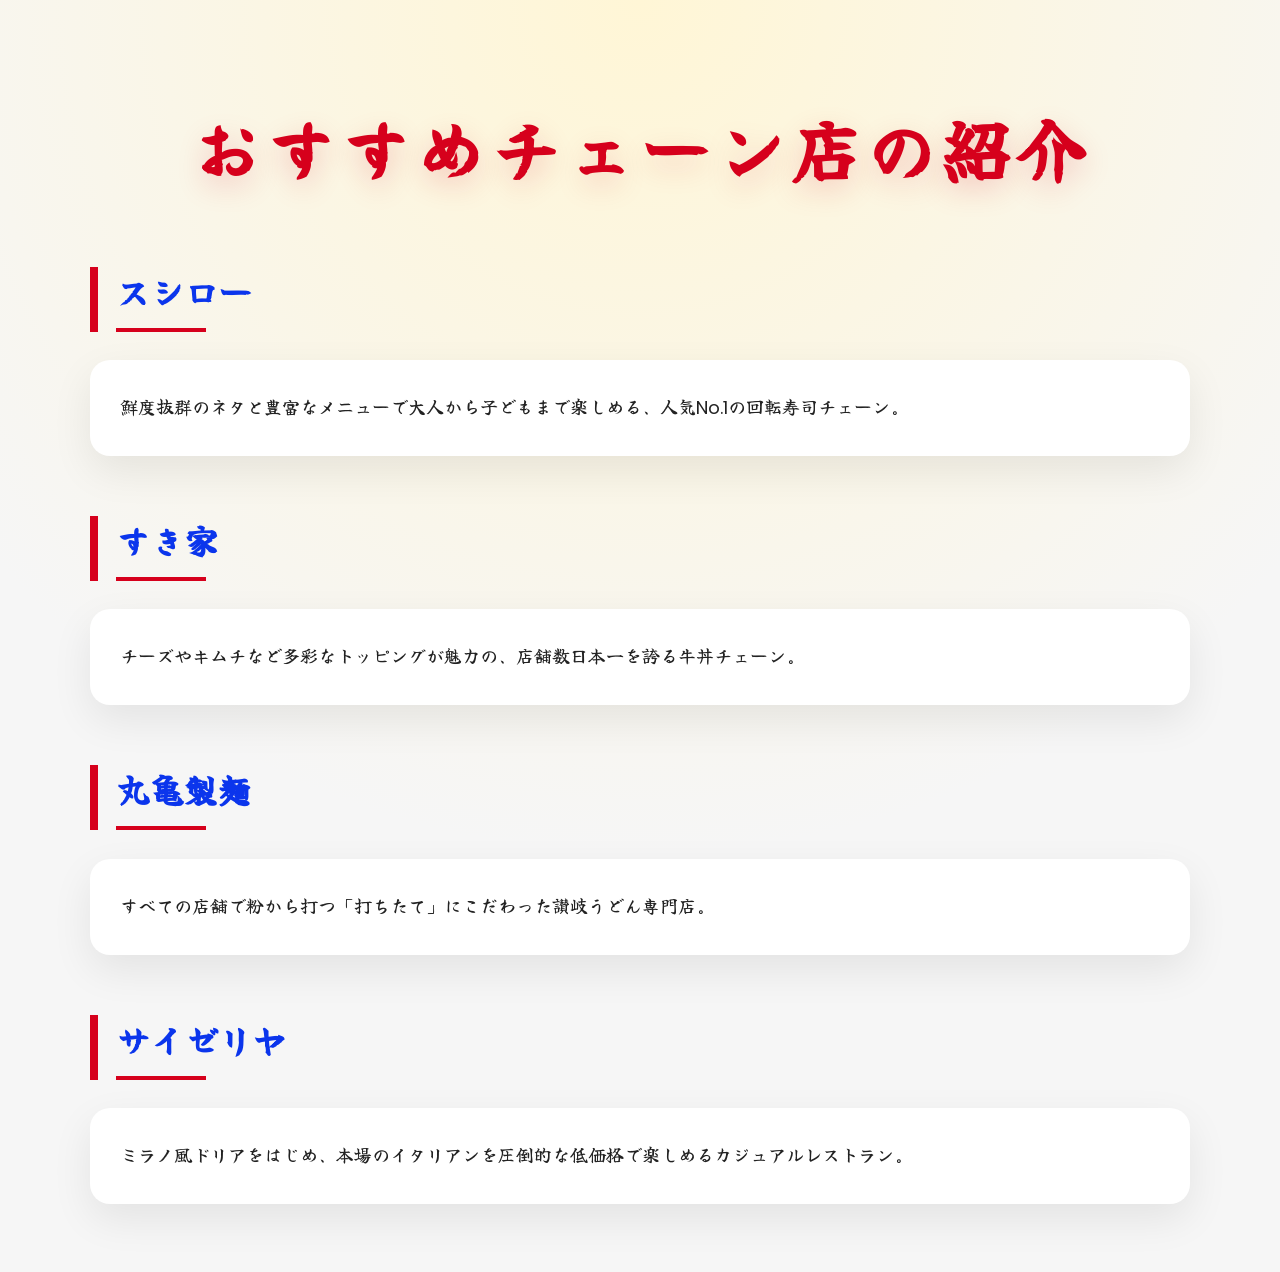
<file: index.html>
<!DOCTYPE html>
<html lang="ja">
<head>
    <meta charset="UTF-8">
    <link rel="stylesheet" type="text/css" href="css/style.css">
    <title>おすすめチェーン店</title>
</head>
<body>
    <h1>おすすめチェーン店の紹介</h1>
    <h2><a href="shop1.html">スシロー</a></h2>
        <p>鮮度抜群のネタと豊富なメニューで大人から子どもまで楽しめる、人気No.1の回転寿司チェーン。</p>
    <h2><a href="shop2.html">すき家</a></h2>
        <p>チーズやキムチなど多彩なトッピングが魅力の、店舗数日本一を誇る牛丼チェーン。</p>
    <h2><a href="shop3.html">丸亀製麵</a></h2>
        <p>すべての店舗で粉から打つ「打ちたて」にこだわった讃岐うどん専門店。</p>
    <h2><a href="shop4.html">サイゼリヤ</a></h2>
        <p>ミラノ風ドリアをはじめ、本場のイタリアンを圧倒的な低価格で楽しめるカジュアルレストラン。</p>
</body>
</html>
</file>
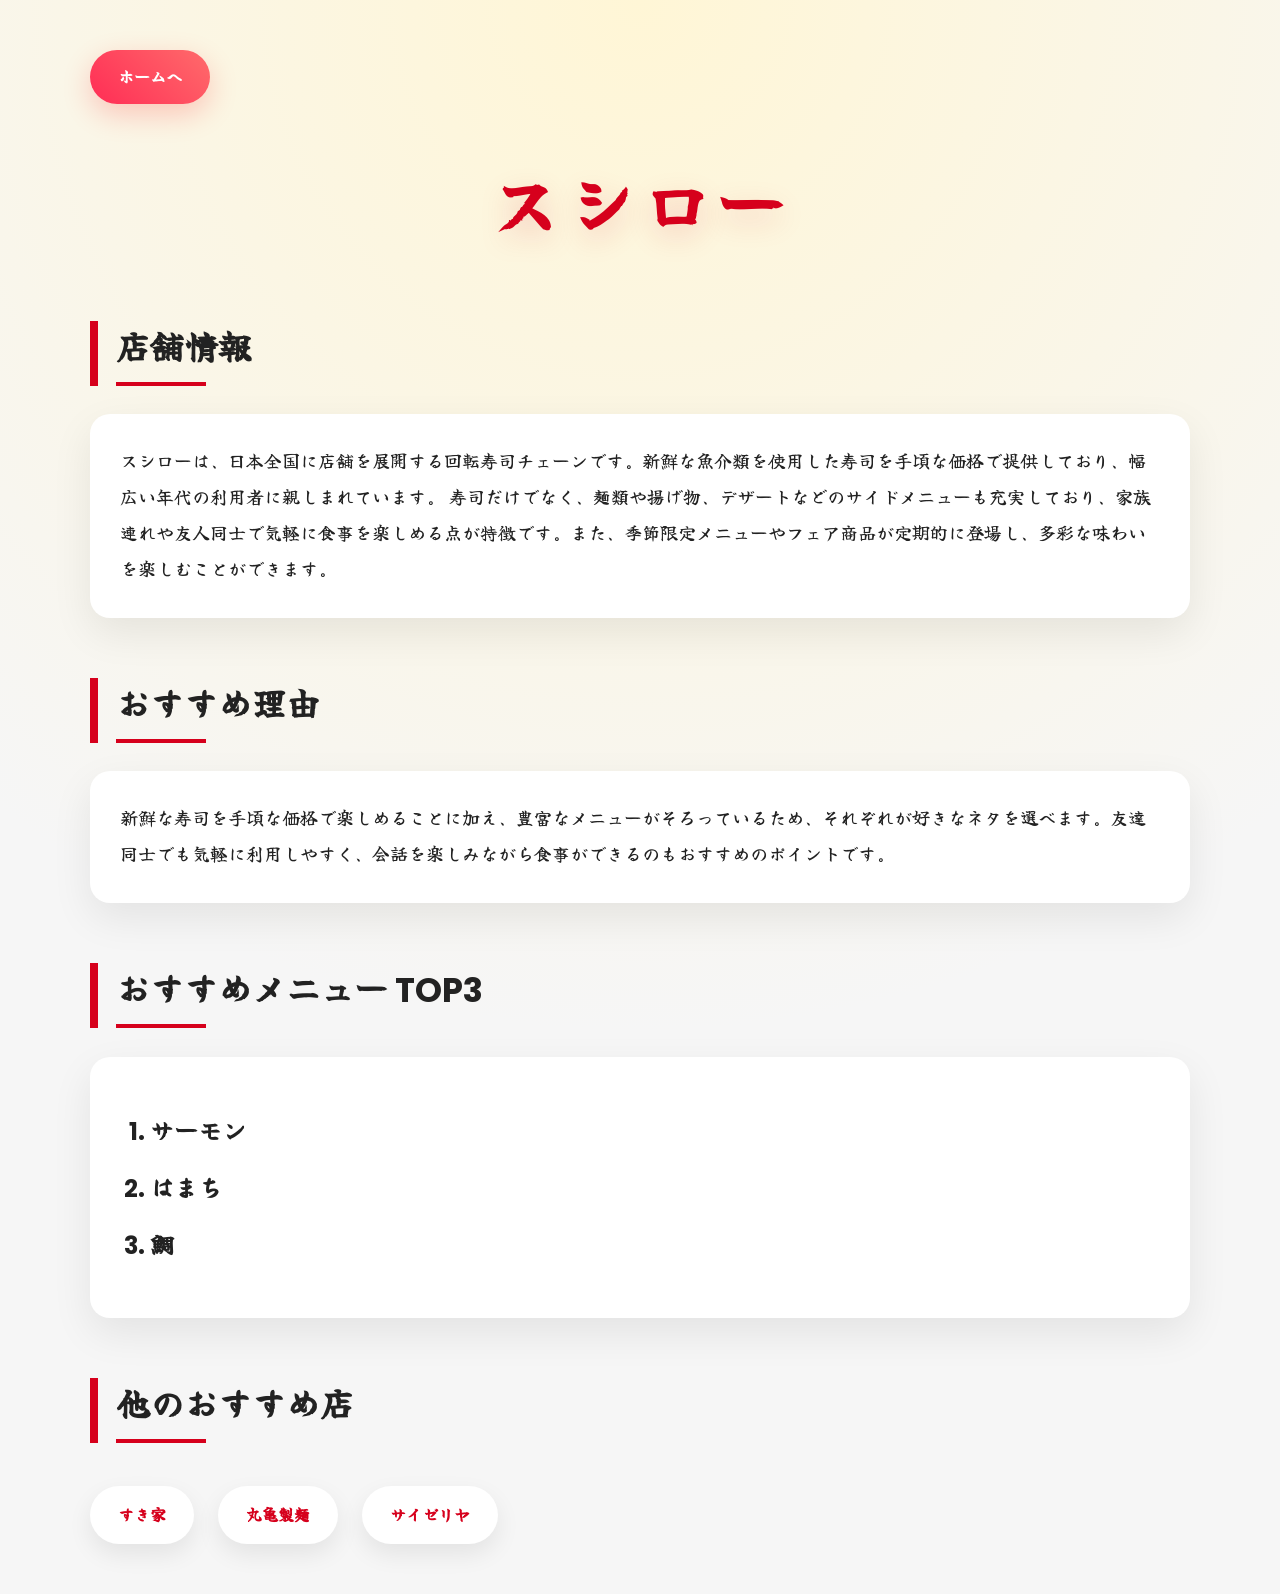
<file: shop1.html>
<!DOCTYPE html>
<html lang="ja">

<head>
  <meta charset="UTF-8">
  <link rel="stylesheet" type="text/css" href="css/style.css">
  <title>スシローについて</title>

</head>

<body>
  <a href="index.html" class="home">ホームへ</a>
  <h1>スシロー</h1>
  <h2>店舗情報</h2>
  <p>スシローは、日本全国に店舗を展開する回転寿司チェーンです。新鮮な魚介類を使用した寿司を手頃な価格で提供しており、幅広い年代の利用者に親しまれています。
    寿司だけでなく、麺類や揚げ物、デザートなどのサイドメニューも充実しており、家族連れや友人同士で気軽に食事を楽しめる点が特徴です。また、季節限定メニューやフェア商品が定期的に登場し、多彩な味わいを楽しむことができます。
  </p>

  <h2>おすすめ理由</h2>
  <p>
    新鮮な寿司を手頃な価格で楽しめることに加え、豊富なメニューがそろっているため、それぞれが好きなネタを選べます。友達同士でも気軽に利用しやすく、会話を楽しみながら食事ができるのもおすすめのポイントです。
  </p>

  <h2>おすすめメニュー TOP3</h2>
  <ol>
    <li>サーモン</li>
    <li>はまち</li>
    <li>鯛</li>
  </ol>

    <h2>他のおすすめ店</h2>
    <a href="shop2.html">すき家</a>
    <a href="shop3.html">丸亀製麵</a>
    <a href="shop4.html">サイゼリヤ</a>
</body>

</html>
</file>
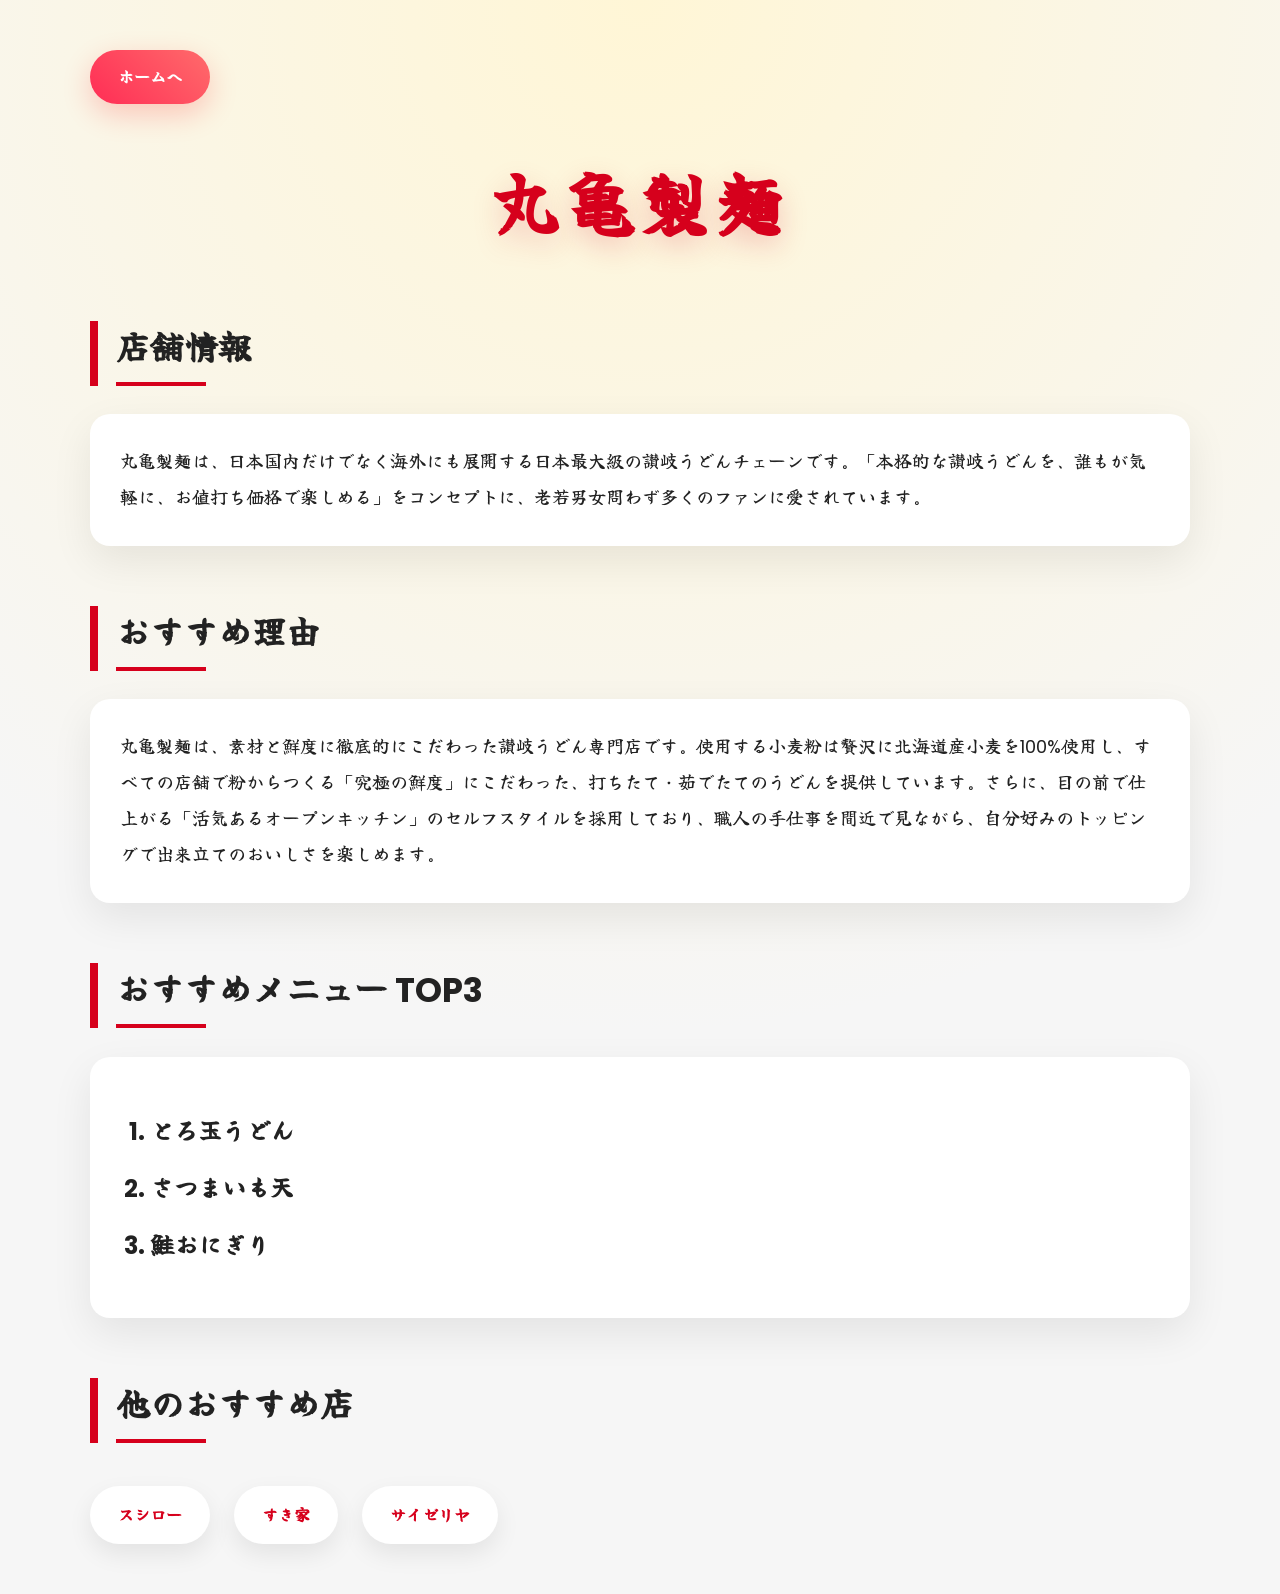
<file: shop3.html>
<!DOCTYPE html>
<html lang="ja">
	<head>
		<meta charset="UTF-8">
		<link rel="stylesheet" type="text/css" href="css/style.css">
		<title>丸亀製麺について</title>
	</head>

	<body>
		<a href="index.html" class="home">ホームへ</a>
		<h1>丸亀製麺</h1>
		<h2>店舗情報</h2>
		<p>丸亀製麺は、日本国内だけでなく海外にも展開する日本最大級の讃岐うどんチェーンです。「本格的な讃岐うどんを、誰もが気軽に、お値打ち価格で楽しめる」をコンセプトに、老若男女問わず多くのファンに愛されています。</p>

		<h2>おすすめ理由</h2>
		<p>丸亀製麺は、素材と鮮度に徹底的にこだわった讃岐うどん専門店です。使用する小麦粉は贅沢に北海道産小麦を100%使用し、すべての店舗で粉からつくる「究極の鮮度」にこだわった、打ちたて・茹でたてのうどんを提供しています。さらに、目の前で仕上がる「活気あるオープンキッチン」のセルフスタイルを採用しており、職人の手仕事を間近で見ながら、自分好みのトッピングで出来立てのおいしさを楽しめます。</p>

		<h2>おすすめメニュー TOP3</h2>
		<ol>
			<li>とろ玉うどん</li>
			<li>さつまいも天</li>
			<li>鮭おにぎり</li>
		</ol>

		<h2>他のおすすめ店</h2>
		<a href="shop1.html">スシロー</a>
    	<a href="shop2.html">すき家</a>
    	<a href="shop4.html">サイゼリヤ</a>
</body>

</html>
</file>
<file: css/style.css>
@import url('https://fonts.googleapis.com/css2?family=Yuji+Syuku&family=Poppins:wght@300;400;600;700&display=swap');


body{
    margin:0;
    padding:50px;
    font-family:"Poppins","Yuji Syuku",serif;
    background:
    radial-gradient(circle at top,#fff6d6,#f6f6f6 60%);
    color:#222;
    max-width:1100px;
    margin:auto;
    animation:fadeIn 1.2s ease;
}

a{
    color:#0b35ec;
    text-decoration:none;
    transition:all 0.3s ease;
}

a:hover{
    color:#6ec6ff;
    transform:translateY(-2px);
}

@keyframes fadeIn{

    from{
        opacity:0;
        transform:translateY(30px);
    }

    to{
        opacity:1;
        transform:translateY(0);
    }

}

@keyframes float{

    0%{
        transform:translateY(0px);
    }

    50%{
        transform:translateY(-8px);
    }

    100%{
        transform:translateY(0px);
    }

}


h1{

    text-align:center;
    font-size:70px;
    color:#d6001c;
    letter-spacing:5px;
    margin-bottom:20px;
    text-shadow:0 10px 30px rgba(214,0,28,.2);

    animation:float 3s infinite;

}


h2{

    margin-top:60px;

    border-left:8px solid #d6001c;

    padding-left:18px;

    font-size:34px;

    position:relative;

}

h2::after{

    content:"";

    display:block;

    width:90px;

    height:4px;

    background:#d6001c;

    margin-top:8px;

}

p{

    background:white;

    padding:30px;

    border-radius:20px;

    line-height:2;

    font-size:18px;

    box-shadow:0 15px 40px rgba(0,0,0,.08);

    transition:.4s;

}

p:hover{

    transform:translateY(-10px);

    box-shadow:0 25px 50px rgba(0,0,0,.15);

}



ol{

    background:white;

    border-radius:20px;

    padding:35px 60px;

    box-shadow:0 15px 40px rgba(0,0,0,.08);

    counter-reset:item;

}

ol li{

    margin:20px 0;

    font-size:24px;

    font-weight:bold;

    transition:.3s;

}

ol li:hover{

    color:#d6001c;

    transform:translateX(15px);

}



.home{

    display:inline-block;

    padding:14px 28px;

    border-radius:50px;

    background:linear-gradient(45deg,#ff2d55,#ff6b6b);

    color:white;

    text-decoration:none;

    font-weight:bold;

    box-shadow:0 10px 30px rgba(255,0,0,.2);

    transition:.3s;

}

.home:hover{

    transform:scale(1.08);

}


body>a:not(.home){

    display:inline-block;

    margin:15px 20px 0 0;

    padding:16px 28px;

    background:white;

    color:#d6001c;

    border-radius:40px;

    text-decoration:none;

    font-weight:bold;

    box-shadow:0 10px 25px rgba(0,0,0,.08);

    transition:.3s;

}

body>a:not(.home):hover{

    background:#d6001c;

    color:white;

    transform:translateY(-8px);

}


::-webkit-scrollbar{

    width:12px;

}

::-webkit-scrollbar-thumb{

    background:#d6001c;

    border-radius:10px;

}


::selection{

    background:#d6001c;

    color:white;

}
</file>
